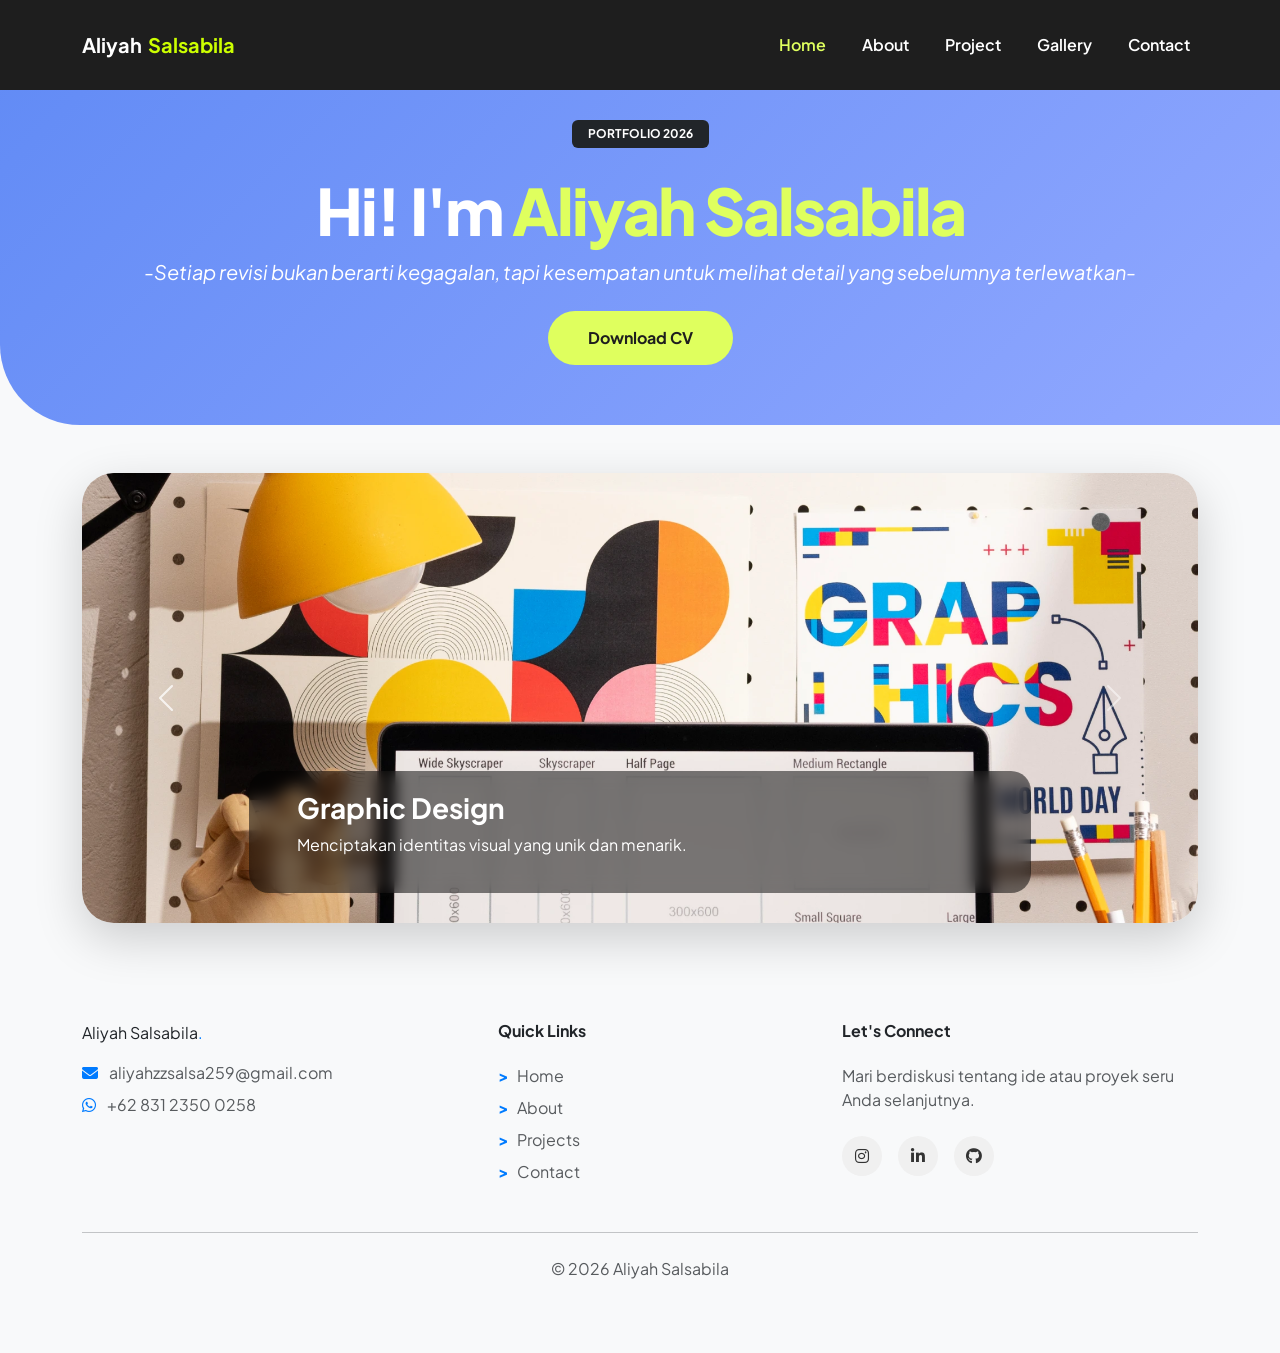
<file: index.html>
<!DOCTYPE html>
<html lang="en">
<head>
    <meta charset="UTF-8">
    <meta name="viewport" content="width=device-width, initial-scale=1.0">
    <title>Home | Aliyah Salsabila</title>
    <link href="https://cdn.jsdelivr.net/npm/bootstrap@5.3.3/dist/css/bootstrap.min.css" rel="stylesheet">
    <link href="https://fonts.googleapis.com/css2?family=Plus+Jakarta+Sans:wght@400;600;800&display=swap" rel="stylesheet">
    <link rel="stylesheet" href="https://cdnjs.cloudflare.com/ajax/libs/font-awesome/6.5.1/css/all.min.css">
     <link rel="stylesheet" href="https://cdnjs.cloudflare.com/ajax/libs/font-awesome/6.5.1/css/all.min.css">
    <link rel="stylesheet" href="style.css">
    
</head>

<body>

<nav class="navbar navbar-expand-lg navbar-dark fixed-top">
  <div class="container">
<a class="navbar-brand fw-bold" href="index.html">
    Aliyah <span class="salsabila-text">Salsabila</span>
</a>
    <button class="navbar-toggler" type="button" data-bs-toggle="collapse" data-bs-target="#navbarNav">
      <span class="navbar-toggler-icon"></span>
    </button>
    <div class="collapse navbar-collapse justify-content-end" id="navbarNav">
      <ul class="navbar-nav">
        <li class="nav-item"><a class="nav-link active" href="index.html">Home</a></li>
        <li class="nav-item"><a class="nav-link" href="about.html">About</a></li>
        <li class="nav-item"><a class="nav-link" href="project.html">Project</a></li>
        <li class="nav-item"><a class="nav-link" href="gallery.html">Gallery</a></li>
        <li class="nav-item"><a class="nav-link" href="contact.html">Contact</a></li>
      </ul>
    </div>
  </div>
</nav>

    <section class="hero-section">
        <div class="container text-center">
            <span class="badge bg-dark mb-4 px-3 py-2">PORTFOLIO 2026</span>
            <h1>Hi! I'm <span style="color: var(--accent-lime)"> Aliyah Salsabila</span></h1>
            <p class="mb-4 fs-5" style="font-style: italic; opacity: 1;">-Setiap revisi bukan berarti kegagalan, tapi kesempatan untuk melihat detail yang sebelumnya terlewatkan-</p>
          <a href="assets/CV-Aliyah-Salsabila.pdf" download class="btn btn-lime">Download CV</a>
        </div>
    </section>

<div class="container mt-5 mb-5">
    <div id="carouselExample" class="carousel slide shadow-lg rounded-5 overflow-hidden">
        <div class="carousel-inner">
            <div class="carousel-item active">
                <img src="img/index1.webp" class="d-block w-100" alt="User Interface Design" loading="lazy">
                <div class="carousel-caption text-start px-5">
                    <h3 class="fw-bold">Graphic Design</h3>
                    <p>Menciptakan identitas visual yang unik dan menarik.</p>
                </div>
            </div>

            <div class="carousel-item">
              <img src="img/index2.webp" class="d-block w-100" alt="Web Development" loading="lazy">
                <div class="carousel-caption text-start px-5">
                    <h3 class="fw-bold">Web Development</h3>
                    <p>Mengubah desain Figma menjadi kode yang responsif.</p>
                </div>
            </div>

            <div class="carousel-item">
                <img src="img/index3.webp" class="d-block w-100" alt="Graphic Design" loading="lazy">
                <div class="carousel-caption text-start px-5">
                    <h3 class="fw-bold">User Interface Design</h3>
                    <p>Fokus pada user interface dan kemudahan pengguna.</p>
                </div>
            </div>
        </div>

        <button class="carousel-control-prev" type="button" data-bs-target="#carouselExample" data-bs-slide="prev">
            <span class="carousel-control-prev-icon"></span>
        </button>
        <button class="carousel-control-prev" type="button" data-bs-target="#carouselExample" data-bs-slide="prev">
            <span class="carousel-control-prev-icon"></span>
        </button>
        <button class="carousel-control-next" type="button" data-bs-target="#carouselExample" data-bs-slide="next">
            <span class="carousel-control-next-icon"></span>
        </button>
    </div>

</div>

<footer>
    <div class="container py-5">
        <div class="row">
            <div class="col-md-4 mb-4">
                <div class="footer-logo mb-3">Aliyah Salsabila<span style="color: #007bff;">.</span></div>
                <div class="contact-info d-flex flex-column gap-2">
                    <p class="text-muted mb-0">
                        <i class="fas fa-envelope contact-icon"></i> 
                        aliyahzzsalsa259@gmail.com
                    </p>
                    <p class="text-muted mb-0">
                        <i class="fab fa-whatsapp contact-icon"></i> 
                        +62 831 2350 0258
                    </p>
                </div>
            </div>

            <div class="col-md-4 mb-4 ps-md-5">
                <h6 class="fw-bold mb-4">Quick Links</h6>
                <div class="d-flex flex-column gap-2"> 
                    <a href="index.html" class="quick-link text-decoration-none text-muted">Home</a>
                    <a href="about.html" class="quick-link text-decoration-none text-muted">About</a>
                    <a href="project.html" class="quick-link text-decoration-none text-muted">Projects</a>
                    <a href="contact.html" class="quick-link text-decoration-none text-muted">Contact</a>
                </div>
            </div>

            <div class="col-md-4 mb-4">
                <h6 class="fw-bold mb-4">Let's Connect</h6>
                <p class="text-muted mb-4">Mari berdiskusi tentang ide atau proyek seru Anda selanjutnya.</p>
                <div class="d-flex gap-3">
                    <a href="https://instagram.com/aliyahssalsaaa" target="_blank" class="social-icon-box">
                        <i class="fab fa-instagram"></i>
                    </a>
                    <a href="https://linkedin.com/in/AliyahSalsabila" target="_blank" class="social-icon-box">
                        <i class="fab fa-linkedin-in"></i>
                    </a>
                    <a href="https://github.com/aliyahzzsalsa" target="_blank" class="social-icon-box">
                        <i class="fab fa-github"></i>
                    </a>
                </div>
            </div>
        </div>

        <hr class="my-4 opacity-25"> 
        
        <div class="copyright text-center pb-4">
            <p class="text-muted mb-0">&copy; 2026 Aliyah Salsabila</p>
        </div>
    </div>
</footer>

<script src="https://cdn.jsdelivr.net/npm/bootstrap@5.3.3/dist/js/bootstrap.bundle.min.js"></script>
<script src="script.js"></script>
</body>
</html>
</file>
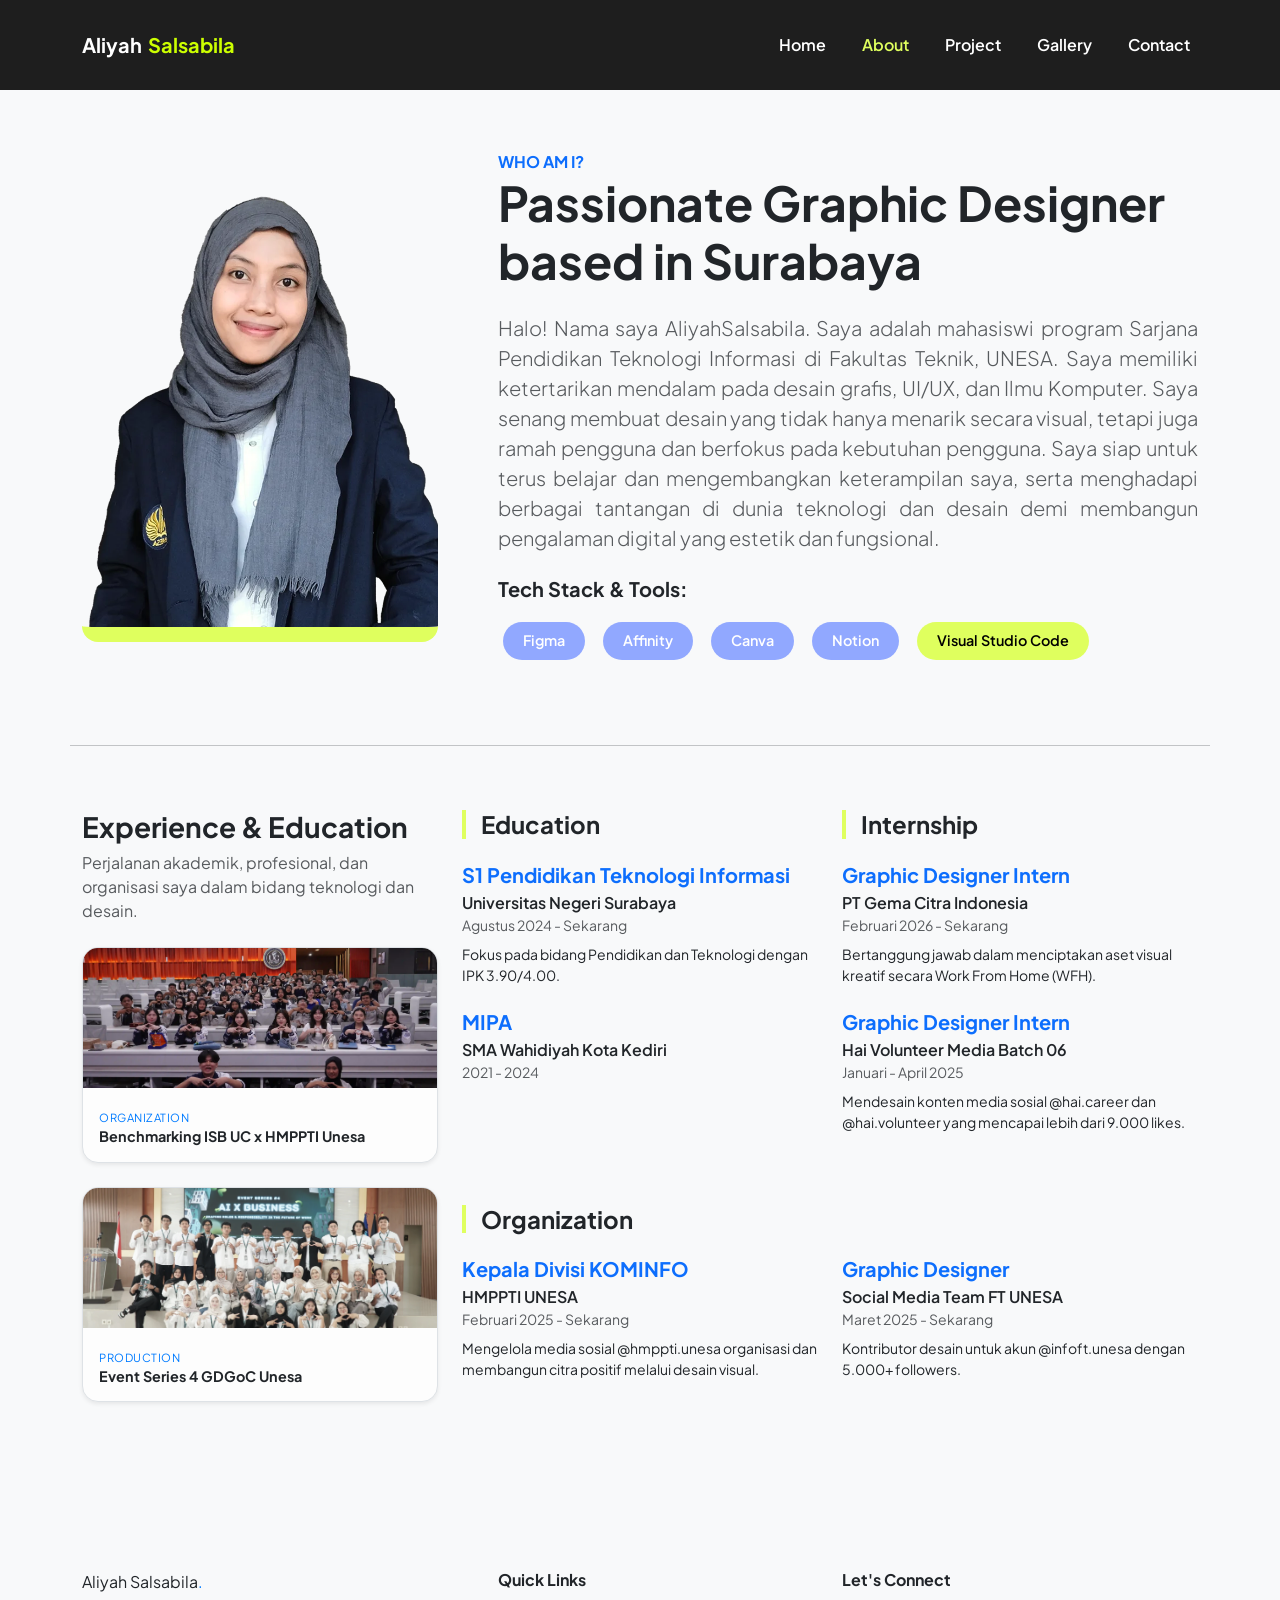
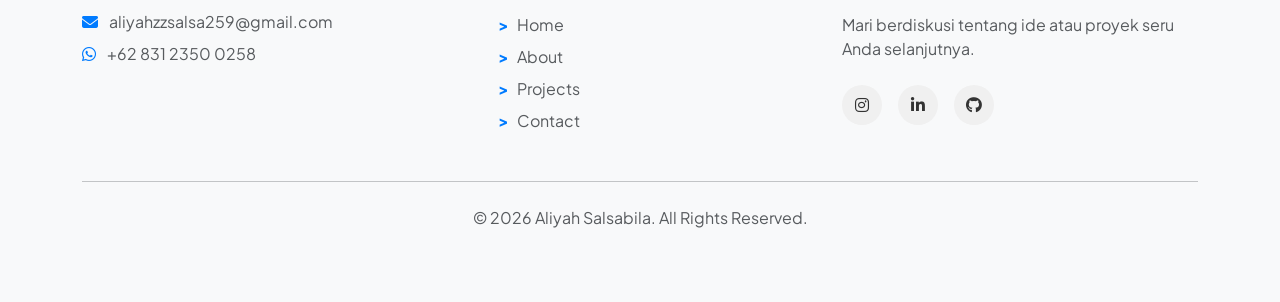
<file: about.html>
<!DOCTYPE html>
<html lang="en">
<head>
    <meta charset="UTF-8">
    <meta name="viewport" content="width=device-width, initial-scale=1.0">
    <title>About Me | Aliyah</title>
    <link href="https://cdn.jsdelivr.net/npm/bootstrap@5.3.3/dist/css/bootstrap.min.css" rel="stylesheet">
    <link href="https://fonts.googleapis.com/css2?family=Plus+Jakarta+Sans:wght@400;600;800&display=swap" rel="stylesheet">
    <link rel="stylesheet" href="https://cdnjs.cloudflare.com/ajax/libs/font-awesome/6.5.1/css/all.min.css">
    <link rel="stylesheet" href="style.css">
</head>
<body>

<nav class="navbar navbar-expand-lg navbar-dark fixed-top">
  <div class="container">
    <a class="navbar-brand fw-bold" href="index.html">
    Aliyah <span class="salsabila-text">Salsabila</span></a>
    <button class="navbar-toggler" type="button" data-bs-toggle="collapse" data-bs-target="#navbarNav">
      <span class="navbar-toggler-icon"></span>
    </button>
    <div class="collapse navbar-collapse justify-content-end" id="navbarNav">
      <ul class="navbar-nav">
        <li class="nav-item"><a class="nav-link" href="index.html">Home</a></li>
        <li class="nav-item"><a class="nav-link active" href="about.html">About</a></li>
        <li class="nav-item"><a class="nav-link" href="project.html">Project</a></li>
        <li class="nav-item"><a class="nav-link" href="gallery.html">Gallery</a></li>
        <li class="nav-item"><a class="nav-link" href="contact.html">Contact</a></li>
      </ul>
    </div>
  </div>
</nav>

<div class="container" style="margin-top: 150px; margin-bottom: 80px;">
    <div class="row align-items-center">
<div class="col-md-4 mb-4 mb-md-0 text-center text-md-start">
    <img src="img/profilaliyah.webp" class="about-img img-fluid rounded-4" alt="Aliyah" style="object-fit: contain;" loading="lazy">
</div>
        <div class="col-md-8 ps-md-5">
            <span class="text-primary fw-bold">WHO AM I?</span>
            <h2 class="display-5 fw-bold mb-4">Passionate Graphic Designer <br> based in Surabaya</h2>
            <p class="text-muted lead" style="text-align: justify; text-justify: inter-word; hyphens: auto; line-height: 1.5;">
                Halo! Nama saya AliyahSalsabila. Saya adalah mahasiswi program Sarjana Pendidikan Teknologi Informasi di Fakultas Teknik, UNESA. Saya memiliki ketertarikan mendalam pada desain grafis, UI/UX, dan Ilmu Komputer. Saya senang membuat desain yang tidak hanya menarik secara visual, tetapi juga ramah pengguna dan berfokus pada kebutuhan pengguna. Saya siap untuk terus belajar dan mengembangkan keterampilan saya, serta menghadapi berbagai tantangan di dunia teknologi dan desain demi membangun pengalaman digital yang estetik dan fungsional.
            </p>
            
            <h5 class="fw-bold mt-4 mb-3">Tech Stack & Tools:</h5>
            <div class="skill-area d-flex flex-wrap gap-2">
                <div class="skill-badge">Figma</div>
                <div class="skill-badge">Affinity</div>
                <div class="skill-badge">Canva</div>
                <div class="skill-badge">Notion</div>
                <div class="skill-badge" style="background: var(--accent-lime); color: #000;">Visual Studio Code</div>
            </div>
        </div>
    </div>
</div>

<hr class="container opacity-25">

<div class="container py-5">
    <div class="row">

<div class="col-md-4 mb-5">
    <h3 class="fw-bold">Experience & Education</h3>
    <p class="text-muted mb-4">Perjalanan akademik, profesional, dan organisasi saya dalam bidang teknologi dan desain.</p>

    <div class="row g-0 mt-3"> <div class="col-12 mb-4"> <div class="card-project border rounded-4 overflow-hidden shadow-sm" style="width: 100%; transition: all 0.3s ease;">
            <div class="img-container" style="height: 140px; overflow: hidden;"> 
                <img src="img/kegiatan1.webp" alt="Aktivitas" style="width: 100%; height: 100%; object-fit: cover;" loading="lazy">
            </div>
            <div class="card-body p-3 d-flex justify-content-between align-items-center">
                <div>
                    <span class="project-tag" style="font-size: 0.7rem; color: #007bff; text-transform: uppercase; letter-spacing: 0.5px;">Organization</span>
                    <h6 class="fw-bold m-0" style="font-size: 0.9rem;">Benchmarking ISB UC x HMPPTI Unesa</h6>
                </div>
            </div>
        </div>
    </div>

    <div class="col-12 mb-4">
        <div class="card-project border rounded-4 overflow-hidden shadow-sm" style="width: 100%; transition: all 0.3s ease;">
            <div class="img-container" style="height: 140px; overflow: hidden;">
                <img src="img/kegiatan2.webp" alt="Aktivitas" style="width: 100%; height: 100%; object-fit: cover;" loading="lazy">
            </div>
            <div class="card-body p-3 d-flex justify-content-between align-items-center">
                <div>
                    <span class="project-tag" style="font-size: 0.7rem; color: #007bff; text-transform: uppercase; letter-spacing: 0.5px;">Production</span>
                    <h6 class="fw-bold m-0" style="font-size: 0.9rem;">Event Series 4 GDGoC Unesa</h6>
                </div>
            </div>
        </div>
    </div>

</div>
</div>

        <div class="col-md-8">
            <div class="row">
                <div class="col-md-6 mb-5">
                    <h4 class="fw-bold mb-4" style="border-left: 4px solid var(--accent-lime); padding-left: 15px;">Education</h4>
                    <div class="mb-4">
                        <h5 class="fw-bold text-primary mb-1">S1 Pendidikan Teknologi Informasi</h5>
                        <p class="fw-semibold mb-0">Universitas Negeri Surabaya</p>
                        <p class="text-muted small mb-2">Agustus 2024 - Sekarang</p>
                        <p class="small">Fokus pada bidang Pendidikan dan Teknologi dengan IPK 3.90/4.00.</p>
                    </div>
                    <div>
                        <h5 class="fw-bold text-primary mb-1">MIPA</h5>
                        <p class="fw-semibold mb-0">SMA Wahidiyah Kota Kediri</p>
                        <p class="text-muted small mb-0">2021 - 2024</p>
                    </div>
                </div>

                <div class="col-md-6 mb-5">
                    <h4 class="fw-bold mb-4" style="border-left: 4px solid var(--accent-lime); padding-left: 15px;">Internship</h4>
                    <div class="mb-4">
                        <h5 class="fw-bold text-primary mb-1">Graphic Designer Intern</h5>
                        <p class="fw-semibold mb-0">PT Gema Citra Indonesia</p>
                        <p class="text-muted small mb-2">Februari 2026 - Sekarang</p>
                        <p class="small">Bertanggung jawab dalam menciptakan aset visual kreatif secara Work From Home (WFH).</p>
                    </div>
                    <div>
                        <h5 class="fw-bold text-primary mb-1">Graphic Designer Intern</h5>
                        <p class="fw-semibold mb-0">Hai Volunteer Media Batch 06</p>
                        <p class="text-muted small mb-2">Januari - April 2025</p>
                        <p class="small">Mendesain konten media sosial @hai.career dan @hai.volunteer yang mencapai lebih dari 9.000 likes.</p>
                    </div>
                </div>

                <div class="col-12 mt-2">
                    <h4 class="fw-bold mb-4" style="border-left: 4px solid var(--accent-lime); padding-left: 15px;">Organization</h4>
                    <div class="row">
                        <div class="col-md-6 mb-4">
                            <h5 class="fw-bold text-primary mb-1">Kepala Divisi KOMINFO</h5>
                            <p class="fw-semibold mb-0">HMPPTI UNESA</p>
                            <p class="text-muted small mb-2">Februari 2025 - Sekarang</p>
                            <p class="small">Mengelola media sosial @hmppti.unesa organisasi dan membangun citra positif melalui desain visual.</p>
                        </div>
                        <div class="col-md-6 mb-4">
                            <h5 class="fw-bold text-primary mb-1">Graphic Designer</h5>
                            <p class="fw-semibold mb-0">Social Media Team FT UNESA</p>
                            <p class="text-muted small mb-2">Maret 2025 - Sekarang</p>
                            <p class="small">Kontributor desain untuk akun @infoft.unesa dengan 5.000+ followers.</p>
                        </div>
                    </div>
                </div>
            </div>
        </div>
    </div>
</div>

<footer>
    <div class="container py-5">
        <div class="row">
            <div class="col-md-4 mb-4">
                <div class="footer-logo mb-3">Aliyah Salsabila<span style="color: #007bff;">.</span></div>
                <div class="contact-info d-flex flex-column gap-2">
                    <p class="text-muted mb-0">
                        <i class="fas fa-envelope contact-icon"></i> 
                        aliyahzzsalsa259@gmail.com
                    </p>
                    <p class="text-muted mb-0">
                        <i class="fab fa-whatsapp contact-icon"></i> 
                        +62 831 2350 0258
                    </p>
                </div>
            </div>

            <div class="col-md-4 mb-4 ps-md-5">
                <h6 class="fw-bold mb-4">Quick Links</h6>
                <div class="d-flex flex-column gap-2"> 
                    <a href="index.html" class="quick-link text-decoration-none text-muted">Home</a>
                    <a href="about.html" class="quick-link text-decoration-none text-muted">About</a>
                    <a href="project.html" class="quick-link text-decoration-none text-muted">Projects</a>
                    <a href="contact.html" class="quick-link text-decoration-none text-muted">Contact</a>
                </div>
            </div>

            <div class="col-md-4 mb-4">
                <h6 class="fw-bold mb-4">Let's Connect</h6>
                <p class="text-muted mb-4">Mari berdiskusi tentang ide atau proyek seru Anda selanjutnya.</p>
                <div class="d-flex gap-3">
                    <a href="https://instagram.com/aliyahssalsaaa" target="_blank" class="social-icon-box">
                        <i class="fab fa-instagram"></i>
                    </a>
                    <a href="https://linkedin.com/in/AliyahSalsabila" target="_blank" class="social-icon-box">
                        <i class="fab fa-linkedin-in"></i>
                    </a>
                    <a href="https://github.com/aliyahzzsalsa" target="_blank" class="social-icon-box">
                        <i class="fab fa-github"></i>
                    </a>
                </div>
            </div>
        </div>

        <hr class="my-4 opacity-25"> 
        
        <div class="copyright text-center pb-4">
            <p class="text-muted mb-0">&copy; 2026 Aliyah Salsabila. All Rights Reserved.</p>
        </div>
    </div>
</footer>

<script src="https://cdn.jsdelivr.net/npm/bootstrap@5.3.3/dist/js/bootstrap.bundle.min.js"></script>
<script src="script.js"></script>
</body>
</html>
</file>
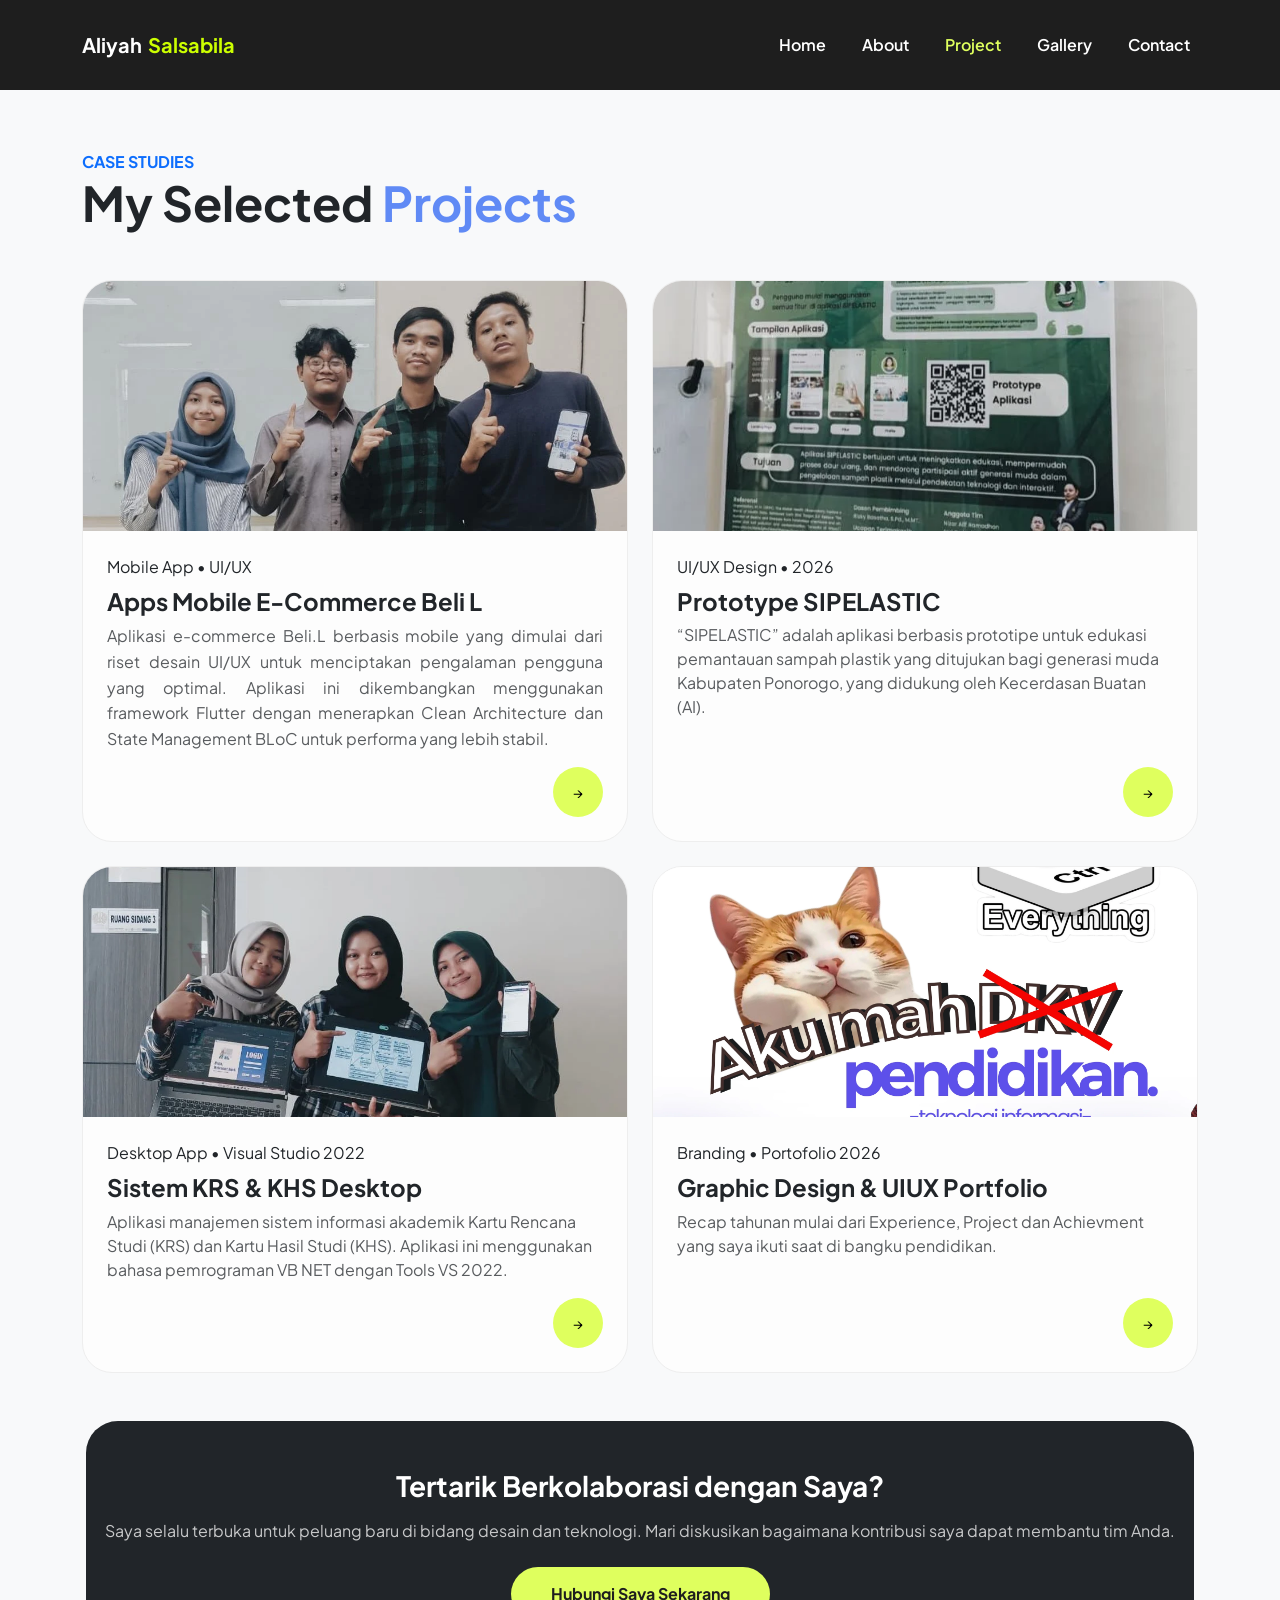
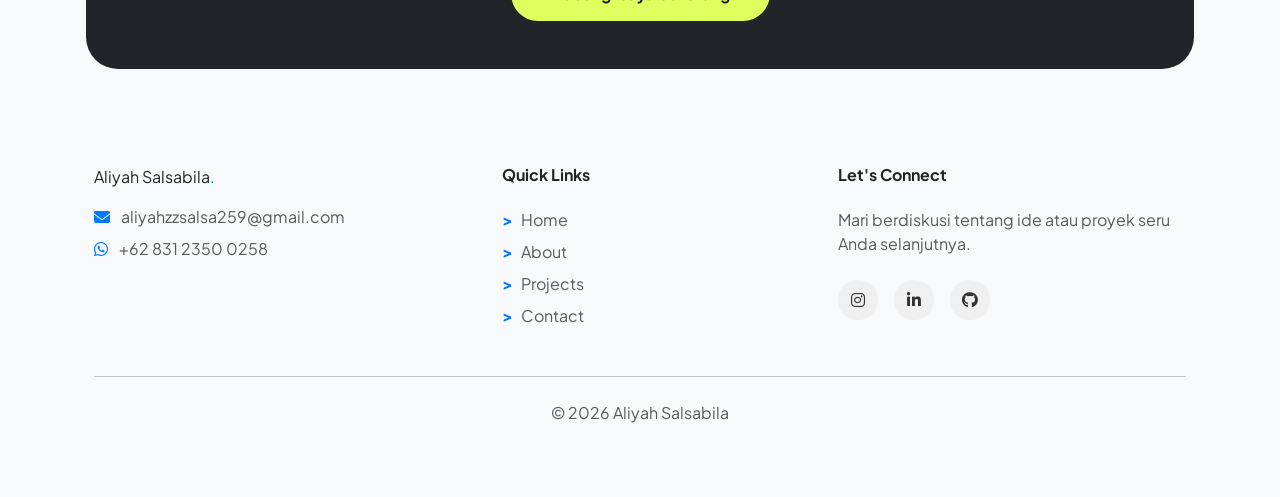
<file: project.html>
<!DOCTYPE html>
<html lang="en">
<head>
    <meta charset="UTF-8">
    <meta name="viewport" content="width=device-width, initial-scale=1.0">
    <title>My Projects | Aliyah</title>
    <link href="https://cdn.jsdelivr.net/npm/bootstrap@5.3.3/dist/css/bootstrap.min.css" rel="stylesheet">
    <link href="https://fonts.googleapis.com/css2?family=Plus+Jakarta+Sans:wght@400;600;800&display=swap" rel="stylesheet">
     <link rel="stylesheet" href="https://cdnjs.cloudflare.com/ajax/libs/font-awesome/6.5.1/css/all.min.css">
    <link rel="stylesheet" href="style.css">
</head>
<body>

<nav class="navbar navbar-expand-lg navbar-dark fixed-top">
  <div class="container">
   <a class="navbar-brand fw-bold" href="index.html">
    Aliyah <span class="salsabila-text">Salsabila</span>
</a>
    <button class="navbar-toggler" type="button" data-bs-toggle="collapse" data-bs-target="#navbarNav">
      <span class="navbar-toggler-icon"></span>
    </button>
    <div class="collapse navbar-collapse justify-content-end" id="navbarNav">
      <ul class="navbar-nav">
        <li class="nav-item"><a class="nav-link" href="index.html">Home</a></li>
        <li class="nav-item"><a class="nav-link" href="about.html">About</a></li>
        <li class="nav-item"><a class="nav-link active" href="project.html">Project</a></li> <li class="nav-item"><a class="nav-link" href="gallery.html">Gallery</a></li>
        <li class="nav-item"><a class="nav-link" href="contact.html">Contact</a></li>
      </ul>
    </div>
  </div>
</nav>

    <div class="container" style="margin-top: 150px;">
        <div class="project-header mb-5">
            <span class="text-primary fw-bold">CASE STUDIES</span>
            <h2 class="display-5 fw-bold">My Selected <span style="color: var(--primary-blue)">Projects</span></h2>
        </div>

<div class="row g-4 mb-5">
    <div class="col-md-6">
        <div class="card-project h-100 d-flex flex-column">
            <div class="img-container">
                <img src="img/appmobile.webp" alt="App 1" style="width: 100%; height: 250px; object-fit: cover;" loading="lazy">
            </div>
            <div class="card-body p-4 d-flex flex-column flex-grow-1">
                <span class="project-tag">Mobile App • UI/UX</span>
                <h4 class="fw-bold mt-2">Apps Mobile E-Commerce Beli L</h4>
<p class="text-muted" style="text-align: justify; line-height: 1.6;">
    Aplikasi e-commerce Beli.L berbasis mobile yang dimulai dari riset desain UI/UX untuk menciptakan pengalaman pengguna yang optimal. Aplikasi ini dikembangkan menggunakan framework Flutter dengan menerapkan Clean Architecture dan State Management BLoC untuk performa yang lebih stabil.
</p>
<a href="https://github.com/fdwp03/Flutter-TDD-Clean-Architecture-E-Commerce-App-main" target="_blank" class="btn-view text-decoration-none mt-auto ms-auto">→</a>
            </div>
        </div>
    </div>

    <div class="col-md-6">
        <div class="card-project h-100 d-flex flex-column">
            <div class="img-container">
                <img src="img/sipelatic.webp" alt="App 2" style="width: 100%; height: 250px; object-fit: cover;" loading="lazy">
            </div>
            <div class="card-body p-4 d-flex flex-column flex-grow-1">
                <span class="project-tag">UI/UX Design • 2026</span>
                <h4 class="fw-bold mt-2">Prototype SIPELASTIC</h4>
                <p class="text-muted">“SIPELASTIC” adalah aplikasi berbasis prototipe untuk edukasi pemantauan sampah plastik yang ditujukan bagi generasi muda Kabupaten Ponorogo, yang didukung oleh Kecerdasan Buatan (AI).</p>
                <a href="https://figmashort.link/RT5kf7" target="_blank" class="btn-view text-decoration-none mt-auto ms-auto">→</a>
            </div>
        </div>
    </div>

    <div class="col-md-6">
        <div class="card-project h-100 d-flex flex-column">
            <div class="img-container">
                <img src="img/krskhs.webp" alt="App 3" style="width: 100%; height: 250px; object-fit: cover;" loading="lazy">
            </div>
            <div class="card-body p-4 d-flex flex-column flex-grow-1">
                <span class="project-tag">Desktop App • Visual Studio 2022</span>
                <h4 class="fw-bold mt-2">Sistem KRS & KHS Desktop</h4>
                <p class="text-muted">Aplikasi manajemen sistem informasi akademik Kartu Rencana Studi (KRS) dan Kartu Hasil Studi (KHS). Aplikasi ini menggunakan bahasa pemrograman VB NET dengan Tools VS 2022.</p>
                <a href="https://github.com/NazlaAulia/ProjectKRSKHS" target="_blank" class="btn-view text-decoration-none mt-auto ms-auto">→</a>
            </div>
        </div>
    </div>

    <div class="col-md-6">
        <div class="card-project h-100 d-flex flex-column">
            <div class="img-container">
                <img src="img/branding.webp" alt="App 4" style="width: 100%; height: 250px; object-fit: cover;" loading="lazy">
            </div>
            <div class="card-body p-4 d-flex flex-column flex-grow-1">
                <span class="project-tag">Branding • Portofolio 2026</span>
                <h4 class="fw-bold mt-2">Graphic Design & UIUX Portfolio</h4>
                <p class="text-muted">Recap tahunan mulai dari Experience, Project dan Achievment yang saya ikuti saat di bangku pendidikan.</p>
                <a href="https://drive.google.com/file/d/1GR3COm-6NdLPXlGp0OKV-MRt-LRRwq4A/view?usp=sharing" target="_blank" class="btn-view text-decoration-none mt-auto ms-auto">→</a>
            </div>
        </div>
    </div>
</div>

<div class="row mb-5 py-5 text-center bg-dark text-white rounded-5 mx-1">
    <div class="col-12">
        <h3 class="fw-bold mb-3">Tertarik Berkolaborasi dengan Saya?</h3>
        <p class="mb-4 opacity-75">Saya selalu terbuka untuk peluang baru di bidang desain dan teknologi. Mari diskusikan bagaimana kontribusi saya dapat membantu tim Anda.</p>
        <a href="contact.html" class="btn btn-lime">Hubungi Saya Sekarang</a>
    </div>
</div>

<footer>
    <div class="container py-5">
        <div class="row">
            <div class="col-md-4 mb-4">
                <div class="footer-logo mb-3">Aliyah Salsabila<span style="color: #007bff;">.</span></div>
                <div class="contact-info d-flex flex-column gap-2">
                    <p class="text-muted mb-0">
                        <i class="fas fa-envelope contact-icon"></i> 
                        aliyahzzsalsa259@gmail.com
                    </p>
                    <p class="text-muted mb-0">
                        <i class="fab fa-whatsapp contact-icon"></i> 
                        +62 831 2350 0258
                    </p>
                </div>
            </div>

            <div class="col-md-4 mb-4 ps-md-5">
                <h6 class="fw-bold mb-4">Quick Links</h6>
                <div class="d-flex flex-column gap-2"> 
                    <a href="index.html" class="quick-link text-decoration-none text-muted">Home</a>
                    <a href="about.html" class="quick-link text-decoration-none text-muted">About</a>
                    <a href="project.html" class="quick-link text-decoration-none text-muted">Projects</a>
                    <a href="contact.html" class="quick-link text-decoration-none text-muted">Contact</a>
                </div>
            </div>

            <div class="col-md-4 mb-4">
                <h6 class="fw-bold mb-4">Let's Connect</h6>
                <p class="text-muted mb-4">Mari berdiskusi tentang ide atau proyek seru Anda selanjutnya.</p>
                <div class="d-flex gap-3">
                    <a href="https://instagram.com/aliyahssalsaaa" target="_blank" class="social-icon-box">
                        <i class="fab fa-instagram"></i>
                    </a>
                    <a href="https://linkedin.com/in/AliyahSalsabila" target="_blank" class="social-icon-box">
                        <i class="fab fa-linkedin-in"></i>
                    </a>
                    <a href="https://github.com/aliyahzzsalsa" target="_blank" class="social-icon-box">
                        <i class="fab fa-github"></i>
                    </a>
                </div>
            </div>
        </div>

        <hr class="my-4 opacity-25"> 
        
        <div class="copyright text-center pb-4">
            <p class="text-muted mb-0">&copy; 2026 Aliyah Salsabila</p>
        </div>
    </div>
</footer>

<script src="https://cdn.jsdelivr.net/npm/bootstrap@5.3.3/dist/js/bootstrap.bundle.min.js"></script>
<script src="script.js"></script>
</body>
</html>
</file>
<file: style.css>
:root {
    --primary-blue: #608AF5;
    --soft-blue: #91A8FF;
    --pale-blue: #C2D2FF;
    --accent-lime: #DFFF5E; 
    --dark-bg: #1E1E1E;    
    --white: #FFFFFF;
}

body {
    margin: 0;
    padding: 0; 
    font-family: 'Plus Jakarta Sans', sans-serif;
    background-color: #f8f9fa;
}

.navbar {
    background-color: #1E1E1E !important;
    backdrop-filter: blur(15px);
    padding: 15px 0;
    transition: 0.3s;
    padding-top: 20px !important;    
    padding-bottom: 20px !important; 
    min-height: 90px; 
    display: flex;
    align-items: center; 
}

.navbar-brand {
    display: inline-flex;
    align-items: center;
    gap: 0; 
    text-decoration: none !important;
    outline: none;
    transition: all 0.5s cubic-bezier(0.25, 0.46, 0.45, 0.94); 
}
.nav-link { 
    font-weight: 600; 
    margin-left: 20px; 
    transition: 0.3s; 
    color: rgba(255,255,255,0.7) !important; 
}
.navbar-dark .nav-link {
    color: white !important;
}
.nav-link:hover, .nav-link.active { 
    color: var(--accent-lime) !important; 
}
.aliyah-text {
    color: #ffffff; 
}
.fixed-top {
    top: 0;
    right: 0;
    left: 0;
    z-index: 1030;
}
.salsabila-text {
    color: #ccff00; 
    display: inline-block;
 
    transition: transform 0.6s cubic-bezier(0.34, 1.56, 0.64, 1), color 0.4s ease;
}
.navbar-brand:hover .aliyah-text,
.navbar-brand:hover .salsabila-text {
    transform: translateY(-7px) scale(1.03); 
    text-shadow: 0 0 12px rgba(204, 255, 0, 0.5); 
    color: #ccff00 !important; 
}
.navbar-brand:hover {
}
.navbar-brand span {
    display: inline-block;
    transition: transform 0.6s cubic-bezier(0.34, 1.56, 0.64, 1), text-shadow 0.5s ease;
}
.aliyah-text {
    color: #ffffff; 
}
.salsabila-text {
    color: #ccff00; 
    margin-left: 6px; 
}
.hero-section {
    background: linear-gradient(135deg, var(--primary-blue), var(--soft-blue));
    padding-top: 120px;  
    padding-bottom: 60px;  
    margin-top: 0; 
    color: white;
    border-bottom-left-radius: 80px;
    overflow: hidden;
}

.hero-section h1 { font-size: 4rem; font-weight: 800; letter-spacing: -2px; }
.btn-project-view {
    position: absolute; 
    bottom: 20px; 
    right: 20px; 
    width: 40px;  
    height: 40px; 
    background-color: var(--accent-lime);
    border-radius: 50%; 
    color: #000;
    display: flex;
    align-items: center;
    justify-content: center;
    font-size: 14px; 
    z-index: 10;
    transition: all 0.3s ease; 
}
.btn-lime {
    background-color: var(--accent-lime);
    color: var(--dark-bg);
    font-weight: 700;
    padding: 15px 40px;
    border-radius: 50px;
    border: none;
    transition: 0.3s;
}
.btn-view {
    width: 40px; 
    height: 40px;
    background-color: var(--accent-lime); 
    border-radius: 50%;
    color: #000; 
    transition: all 0.3s ease;
    border: none;
    display: flex;
    align-items: center;
    justify-content: center;
    font-size: 14px;
}
.btn-view:hover {
    background-color: #007bff; 
    color: #fff;
    transform: translateX(5px); 
}
.btn-lime:hover {
    transform: scale(1.05);
    box-shadow: 0 10px 20px rgba(223, 255, 94, 0.3);
}
.hero-container {
    display: flex;
    flex-direction: column;
    align-items: center; 
}

.about-img {
    width: 100%;
    border-radius: 40px;
    border-bottom: 15px solid var(--accent-lime);
}

.skill-badge {
    background: var(--soft-blue);
    color: white;
    padding: 8px 20px;
    border-radius: 50px;
    display: inline-block;
    margin: 5px;
    font-size: 0.9rem;
    font-weight: 600;
}

.card-project {
    border: none;
    border-radius: 30px;
    background: #fdfdfd;
    transition: 0.4s ease-in-out;
    overflow: hidden;
    border: 1px solid #eee;
}

.card-project:hover {
    transform: translateY(-15px);
    box-shadow: 0 30px 60px rgba(0,0,0,0.1);
    border-color: var(--primary-blue);
}

.img-container {
    height: 250px;
    background-color: #E2E8F0;
    overflow: hidden;
}

.card-project img {
    width: 100%;
    height: 100%;
    object-fit: cover;
    transition: 0.5s;
}

.card-project:hover img { transform: scale(1.1); }

.btn-view {
    width: 50px;
    height: 50px;
    border-radius: 50%;
    background: var(--accent-lime);
    display: flex;
    align-items: center;
    justify-content: center;
    float: right;
    transition: 0.3s;
    text-decoration: none;
    color: black;
}

.gallery-item {
    position: relative;
    border-radius: 25px;
    overflow: hidden;
    margin-bottom: 24px;
    transition: all 0.4s ease;
}

.gallery-item img {
    width: 100%;
    height: 300px;
    object-fit: cover;
}

.gallery-overlay {
    position: absolute;
    top: 0; left: 0; width: 100%; height: 100%;
    background: linear-gradient(to bottom, transparent 40%, var(--primary-blue));
    opacity: 0;
    display: flex;
    align-items: flex-end;
    padding: 25px;
    transition: opacity 0.4s ease;
}

.gallery-item:hover .gallery-overlay { opacity: 0.9; }
.gallery-header {
    padding-top: 80px; 
    padding-bottom: 20px;
}

.gallery-header h1 {
    font-weight: 800; 
    font-size: 3.5rem; 
    letter-spacing: -1.5px; 
    margin-top: 15px;
}


.gallery-header p {
    max-width: 600px;
    margin: 15px auto 0;
    font-size: 1.1rem;
}

.contact-card {
    background: white;
    border-radius: 40px;
    padding: 50px;
    box-shadow: 0 20px 50px rgba(0,0,0,0.05);
}

.form-control {
    border-radius: 15px;
    padding: 15px;
    margin-bottom: 20px;
}

.btn-send {
    background: var(--accent-lime);
    font-weight: 700;
    padding: 15px;
    border-radius: 15px;
    width: 100%;
    border: none;
    transition: 0.3s;
}


.carousel-item img {
    height: 450px;           
    object-fit: cover;      
    object-position: center;  
    border-radius: 30px;     
}

#carouselExample {
    margin-top: 30px;
    margin-bottom: 50px;
}

.carousel-caption {
    background: rgba(0, 0, 0, 0.5); 
    backdrop-filter: blur(8px);   
    border-radius: 20px;
    padding: 20px;
    bottom: 30px;                
    max-width: 80%;                
    margin: 0 auto;               
}

.fade-up {
    animation: fadeUp 1s ease-out forwards;
}

.fade-up-delay {
    opacity: 0;
    animation: fadeUp 1s ease-out 0.5s forwards; 
}

@keyframes fadeUp {
    from {
        opacity: 0;
        transform: translateY(30px);
    }
    to {
        opacity: 1;
        transform: translateY(0);
    }
}

.btn-lime {
    animation: floating 3s ease-in-out infinite;
}

@keyframes floating {
    0% { transform: translateY(0px); }
    50% { transform: translateY(-10px); }
    100% { transform: translateY(0px); }
}
.social-icon-box {
    width: 40px;
    height: 40px;
    background: #f0f0f0; 
    display: flex;
    align-items: center;
    justify-content: center;
    border-radius: 50%; 
    color: #333;
    transition: all 0.3s ease;
    text-decoration: none;
}

.social-icon-box:hover {
    background: var(--primary-blue); 
    color: white;
    transform: translateY(-5px);
}

.footer-link::before {
    content: "\f105"; 
    font-family: "Font Awesome 5 Free";
    font-weight: 900;
    margin-right: 10px;
    color: var(--accent-lime);
}
.portfolio-badge {
    margin-left: auto;
    margin-right: auto;
    display: inline-block; 
}

footer .contact-icon {
    color: #007bff; 
    margin-right: 8px; 
}

footer .quick-link::before {
    content: ">";
    color: #007bff; 
    font-weight: bold;
    margin-right: 8px; 
}
@media (max-width: 768px) {
    .card-project {
        max-width: 100% !important; 
        margin-bottom: 25px; 
    }

    .img-container {
        height: 160px !important; 
    }
    
    .project-tag {
        font-size: 0.8rem !important;
}
    .cert-card:hover {
        transform: translateY(-12px); 
        box-shadow: 0 20px 40px rgba(0,0,0,0.15) !important; 
        border-color: #0d6efd !important;
    }
    .cert-card:hover img {
        transform: scale(1.1);
    }
    .cert-card:hover .cert-overlay {
        opacity: 1;
    }
    .cert-card:active {
        transform: scale(0.98); 
    }
}
.hover-effect {
    transition: all 0.4s cubic-bezier(0.175, 0.885, 0.32, 1.275) !important;
    border: 1px solid #eee !important;
    display: block; 
}


.hover-effect:hover {
    transform: translateY(-15px) !important; 
    border: 2px solid #235ad1 !important; 
    box-shadow: 0 15px 35px rgba(173, 216, 230, 0.3) !important;
    z-index: 10; 
}

.hover-effect:hover img {
    transform: scale(1.08) !important;
}
</file>
